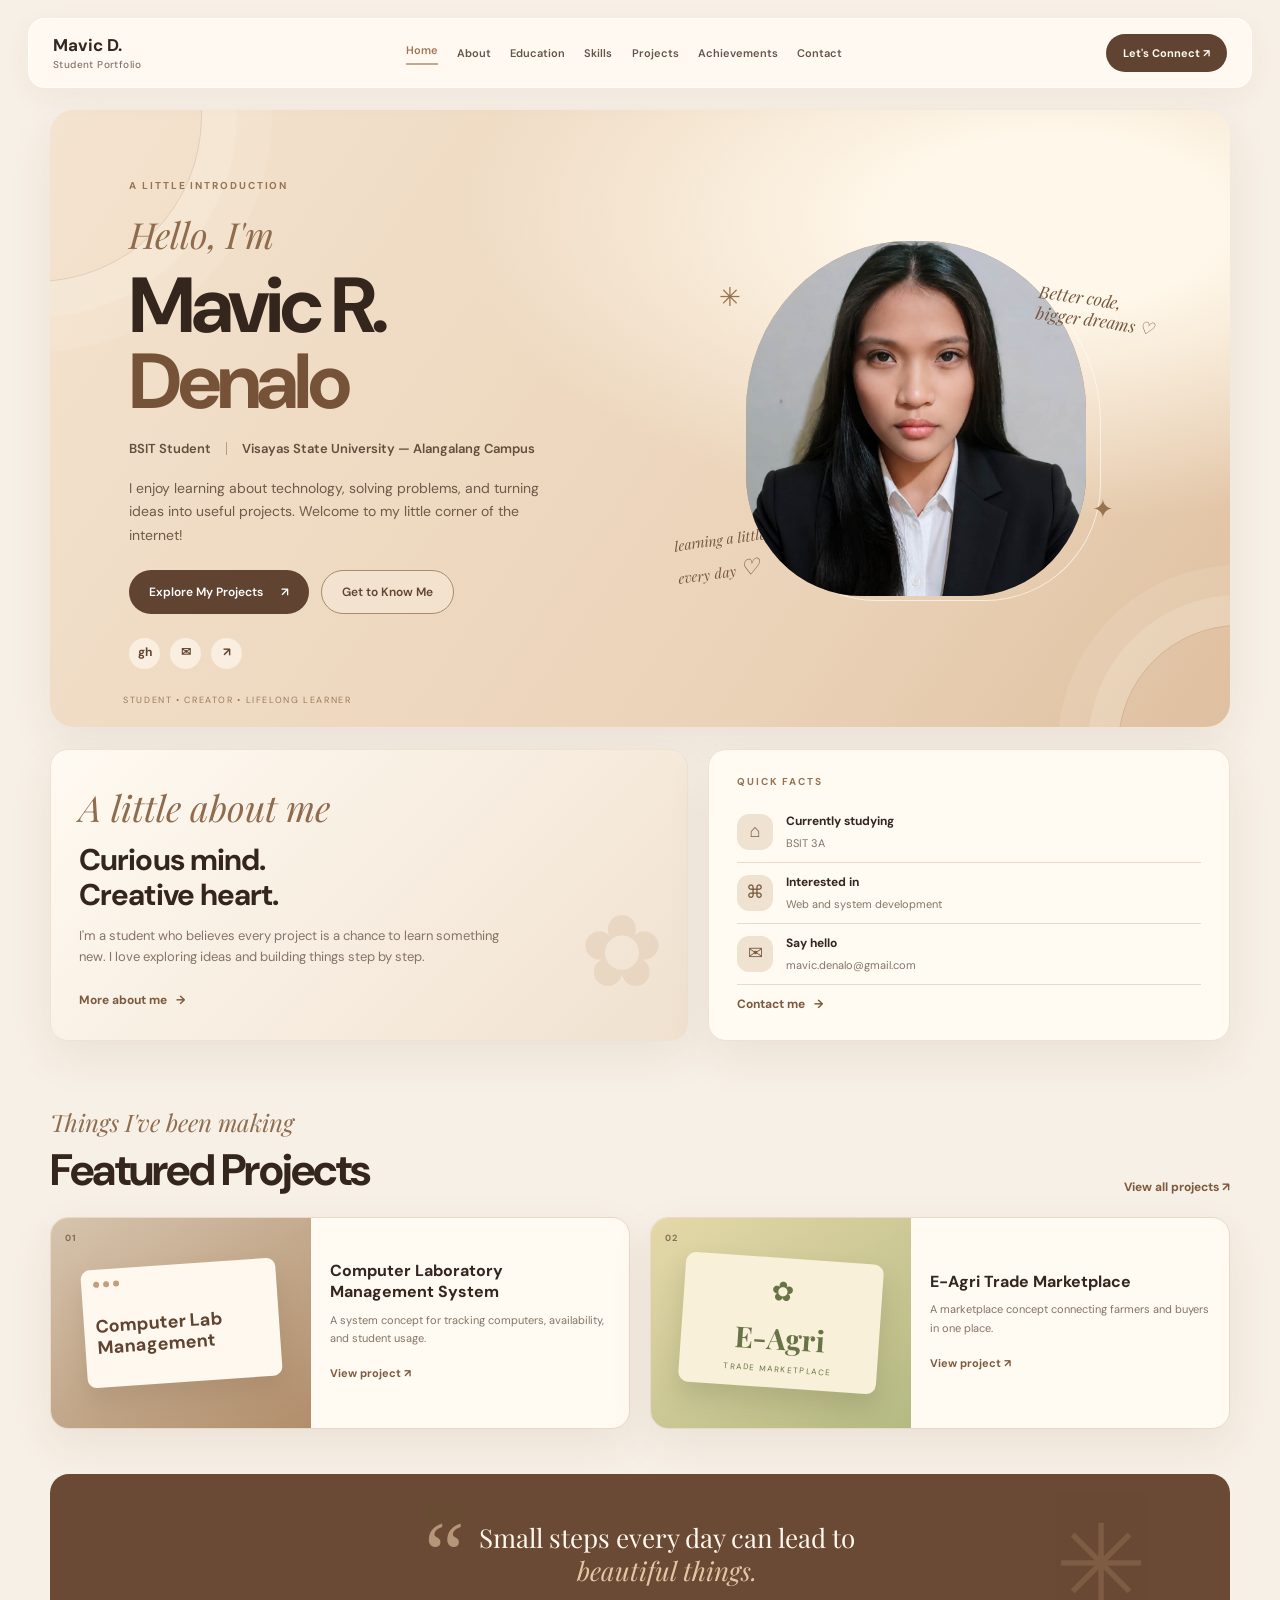
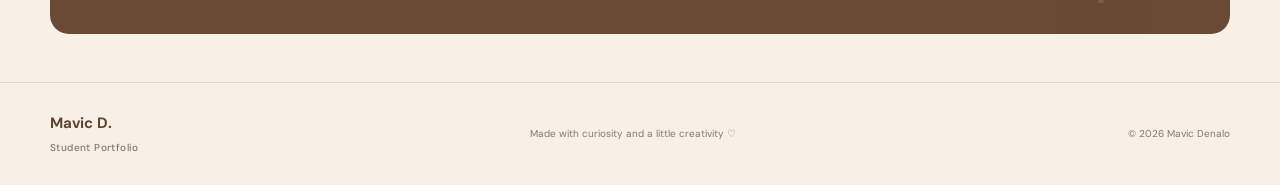
<file: index.html>
<!DOCTYPE html>
<html lang="en">
<head>
  <meta charset="UTF-8">
  <meta name="viewport" content="width=device-width, initial-scale=1.0">
  <title>Mavic D. | Student Portfolio</title>
  <link rel="preconnect" href="https://fonts.googleapis.com">
  <link href="https://fonts.googleapis.com/css2?family=DM+Sans:wght@400;500;600;700&family=Playfair+Display:ital,wght@0,500;0,600;1,500&display=swap" rel="stylesheet">
  <link rel="stylesheet" href="style.css">
</head>
<body>
  <header class="site-header">
    <a class="brand" href="index.html">Mavic D.<span>Student Portfolio</span></a>
    <button class="menu-toggle" id="menuToggle" aria-label="Toggle navigation">☰</button>
    <nav id="navigation">
      <a class="active" href="index.html">Home</a><a href="about.html">About</a><a href="education.html">Education</a>
      <a href="skills.html">Skills</a><a href="projects.html">Projects</a><a href="achievements.html">Achievements</a><a href="contact.html">Contact</a>
    </nav>
    <a class="cv-button" href="contact.html">Let's Connect ↗</a>
  </header>

  <main>
    <section class="hero section-shell">
      <div class="hero-copy">
        <p class="eyebrow">A LITTLE INTRODUCTION</p>
        <p class="script">Hello, I'm</p>
        <h1>Mavic R.<br><span>Denalo</span></h1>
        <p class="hero-subtitle">BSIT Student <i></i> Visayas State University — Alangalang Campus</p>
        <p class="hero-description">I enjoy learning about technology, solving problems, and turning ideas into useful projects. Welcome to my little corner of the internet!</p>
        <div class="button-row"><a class="button primary" href="projects.html">Explore My Projects <span>↗</span></a><a class="button outline" href="about.html">Get to Know Me</a></div>
        <div class="social-row"><a href="https://github.com/" aria-label="GitHub">gh</a><a href="contact.html" aria-label="Email">✉</a><a href="contact.html" aria-label="Contact">↗</a></div>
      </div>
      <div class="hero-art">
        <div class="portrait-frame">
          <img src="PROFILE.jpg" alt="Replace this illustration with your profile photo" class="portrait">
          <div class="portrait-note">Better code,<br>bigger dreams ♡</div>
          <span class="spark spark-one">✳</span><span class="spark spark-two">✦</span>
        </div>
        <div class="floating-note">learning a little<br>every day <span>♡</span></div>
      </div>
      <div class="hero-bottom-note">STUDENT • CREATOR • LIFELONG LEARNER</div>
    </section>

    <section class="intro-grid section-shell">
      <article class="paper-card about-preview">
        <p class="script">A little about me</p><h2>Curious mind.<br>Creative heart.</h2>
        <p>I'm a student who believes every project is a chance to learn something new. I love exploring ideas and building things step by step.</p>
        <a class="text-link" href="about.html">More about me <span>→</span></a>
        <span class="leaf-decoration">✿</span>
      </article>
      <article class="paper-card quick-facts">
        <p class="eyebrow">QUICK FACTS</p>
        <div class="fact"><span class="fact-icon">⌂</span><div><b>Currently studying</b><small>BSIT 3A</small></div></div>
        <div class="fact"><span class="fact-icon">⌘</span><div><b>Interested in</b><small>Web and system development</small></div></div>
        <div class="fact"><span class="fact-icon">✉</span><div><b>Say hello</b><small>mavic.denalo@gmail.com</small></div></div>
        <a class="text-link" href="contact.html">Contact me <span>→</span></a>
      </article>
    </section>

    <section class="section-shell projects-preview">
      <div class="section-heading"><div><p class="script">Things I've been making</p><h2>Featured Projects</h2></div><a class="text-link" href="projects.html">View all projects ↗</a></div>
      <div class="project-grid">
        <article class="project-card"><div class="project-visual visual-one"><span>01</span><div class="mini-window"><i></i><i></i><i></i><b>Computer Lab<br>Management</b></div></div><div class="project-info"><h3>Computer Laboratory Management System</h3><p>A system concept for tracking computers, availability, and student usage.</p><a href="projects.html">View project ↗</a></div></article>
        <article class="project-card"><div class="project-visual visual-two"><span>02</span><div class="farm-art">✿<b>E-Agri</b><small>TRADE MARKETPLACE</small></div></div><div class="project-info"><h3>E-Agri Trade Marketplace</h3><p>A marketplace concept connecting farmers and buyers in one place.</p><a href="projects.html">View project ↗</a></div></article>
      </div>
    </section>

    <section class="quote-band section-shell"><span class="quote-mark">“</span><p>Small steps every day can lead to<br><em>beautiful things.</em></p><span class="quote-flower">✳</span></section>
  </main>
  <footer class="site-footer"><div><b>Mavic D.</b><span>Student Portfolio</span></div><p>Made with curiosity and a little creativity ♡</p><span>© <span id="year"></span> Mavic Denalo</span></footer>
  <script src="script.js"></script>
</body>
</html>
</file>
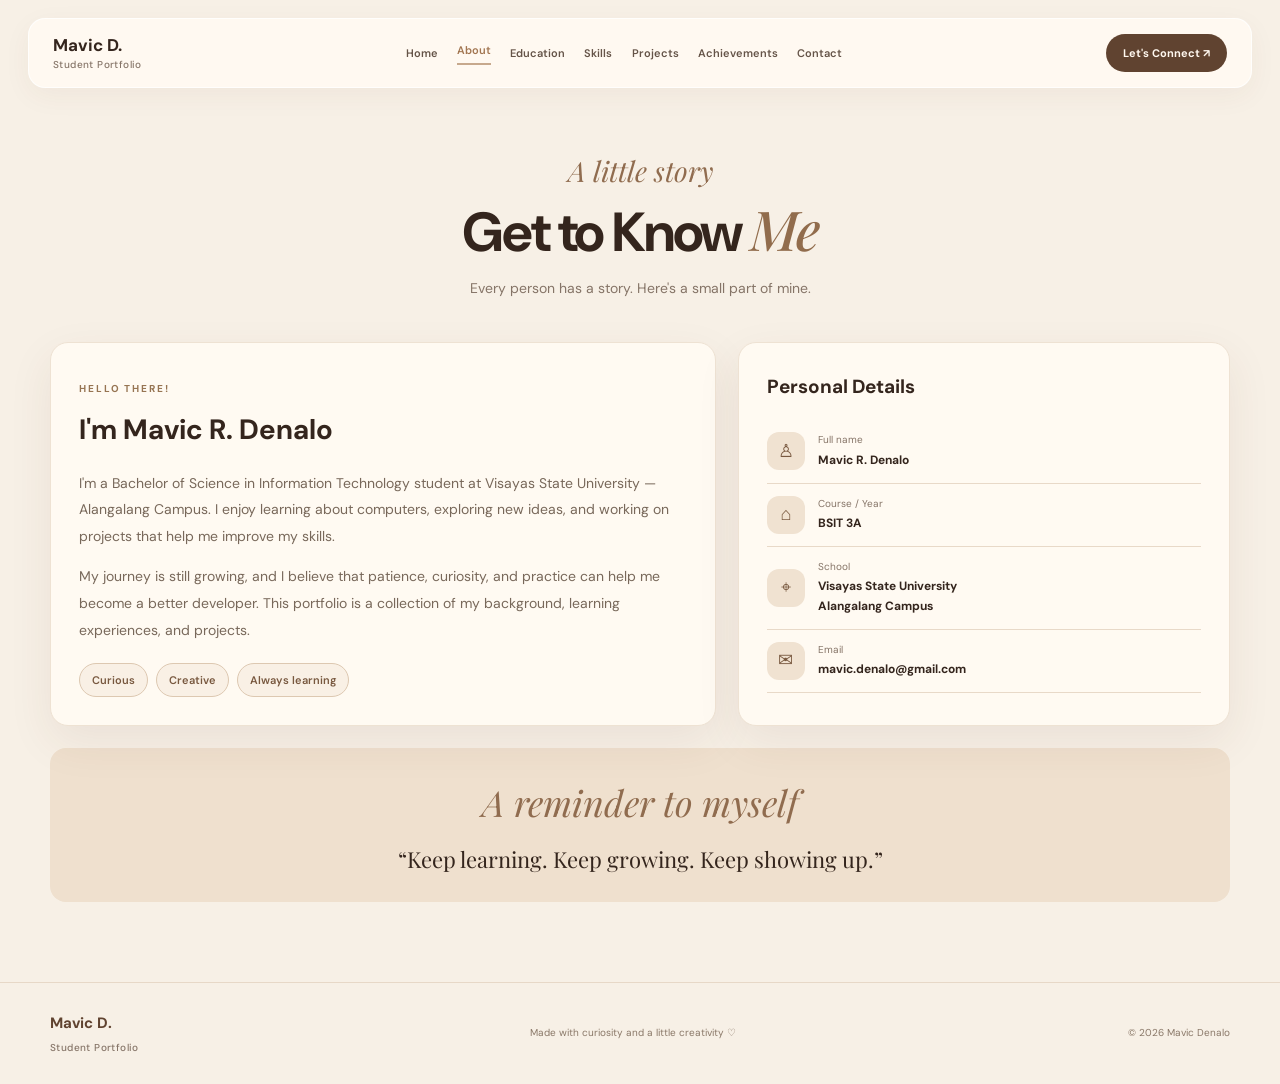
<file: about.html>
<!DOCTYPE html><html lang="en"><head><meta charset="UTF-8"><meta name="viewport" content="width=device-width, initial-scale=1.0"><title>About | Mavic D.</title><link href="https://fonts.googleapis.com/css2?family=DM+Sans:wght@400;500;600;700&family=Playfair+Display:ital,wght@0,500;0,600;1,500&display=swap" rel="stylesheet"><link rel="stylesheet" href="style.css"></head><body>
<header class="site-header"><a class="brand" href="index.html">Mavic D.<span>Student Portfolio</span></a><button class="menu-toggle" id="menuToggle">☰</button><nav id="navigation"><a href="index.html">Home</a><a class="active" href="about.html">About</a><a href="education.html">Education</a><a href="skills.html">Skills</a><a href="projects.html">Projects</a><a href="achievements.html">Achievements</a><a href="contact.html">Contact</a></nav><a class="cv-button" href="contact.html">Let's Connect ↗</a></header>
<main class="inner-page section-shell"><div class="page-intro"><p class="script">A little story</p><h1>Get to Know <em>Me</em></h1><p>Every person has a story. Here's a small part of mine.</p></div><div class="about-layout"><article class="paper-card large-card"><p class="eyebrow">HELLO THERE!</p><h2>I'm Mavic R. Denalo</h2><p>I'm a Bachelor of Science in Information Technology student at Visayas State University — Alangalang Campus. I enjoy learning about computers, exploring new ideas, and working on projects that help me improve my skills.</p><p>My journey is still growing, and I believe that patience, curiosity, and practice can help me become a better developer. This portfolio is a collection of my background, learning experiences, and projects.</p><div class="tag-row"><span>Curious</span><span>Creative</span><span>Always learning</span></div></article><aside class="paper-card details-card"><h3>Personal Details</h3><div class="detail-line"><span>♙</span><p><small>Full name</small><b>Mavic R. Denalo</b></p></div><div class="detail-line"><span>⌂</span><p><small>Course / Year</small><b>BSIT 3A</b></p></div><div class="detail-line"><span>⌖</span><p><small>School</small><b>Visayas State University<br>Alangalang Campus</b></p></div><div class="detail-line"><span>✉</span><p><small>Email</small><b>mavic.denalo@gmail.com</b></p></div></aside></div><div class="note-card"><span class="script">A reminder to myself</span><p>“Keep learning. Keep growing. Keep showing up.”</p></div></main>
<footer class="site-footer"><div><b>Mavic D.</b><span>Student Portfolio</span></div><p>Made with curiosity and a little creativity ♡</p><span>© <span id="year"></span> Mavic Denalo</span></footer><script src="script.js"></script></body></html>
</file>
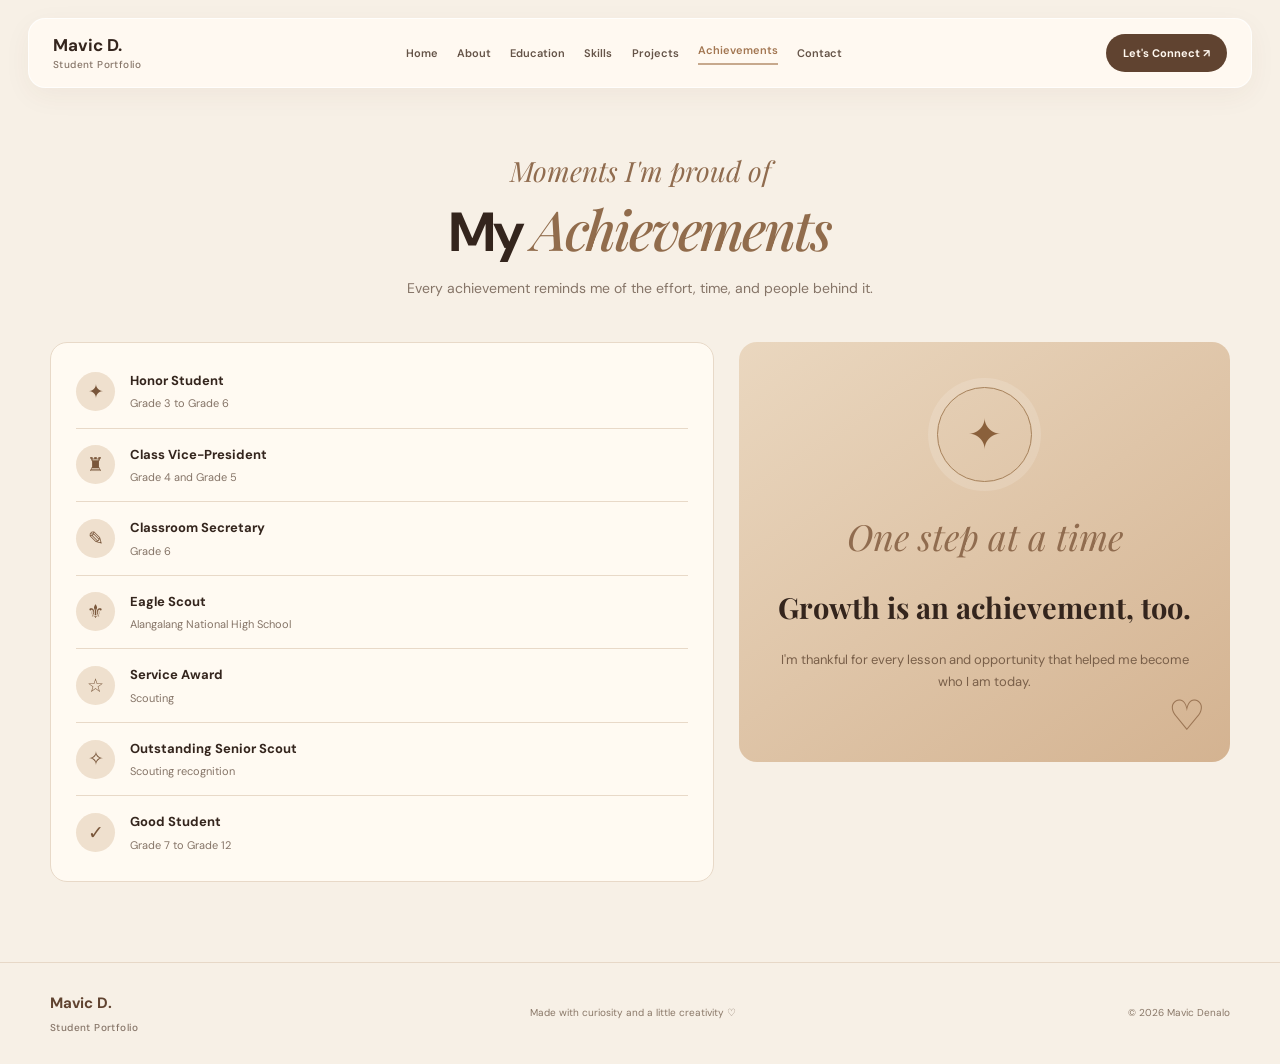
<file: achievements.html>
<!DOCTYPE html><html lang="en"><head><meta charset="UTF-8"><meta name="viewport" content="width=device-width, initial-scale=1.0"><title>Achievements | Mavic D.</title><link href="https://fonts.googleapis.com/css2?family=DM+Sans:wght@400;500;600;700&family=Playfair+Display:ital,wght@0,500;0,600;1,500&display=swap" rel="stylesheet"><link rel="stylesheet" href="style.css"></head><body><header class="site-header"><a class="brand" href="index.html">Mavic D.<span>Student Portfolio</span></a><button class="menu-toggle" id="menuToggle">☰</button><nav id="navigation"><a href="index.html">Home</a><a href="about.html">About</a><a href="education.html">Education</a><a href="skills.html">Skills</a><a href="projects.html">Projects</a><a class="active" href="achievements.html">Achievements</a><a href="contact.html">Contact</a></nav><a class="cv-button" href="contact.html">Let's Connect ↗</a></header><main class="inner-page section-shell"><div class="page-intro"><p class="script">Moments I'm proud of</p><h1>My <em>Achievements</em></h1><p>Every achievement reminds me of the effort, time, and people behind it.</p></div><div class="achievement-layout"><div class="achievement-list"><article><span>✦</span><div><h3>Honor Student</h3><p>Grade 3 to Grade 6</p></div></article><article><span>♜</span><div><h3>Class Vice-President</h3><p>Grade 4 and Grade 5</p></div></article><article><span>✎</span><div><h3>Classroom Secretary</h3><p>Grade 6</p></div></article><article><span>⚜</span><div><h3>Eagle Scout</h3><p>Alangalang National High School</p></div></article><article><span>☆</span><div><h3>Service Award</h3><p>Scouting</p></div></article><article><span>✧</span><div><h3>Outstanding Senior Scout</h3><p>Scouting recognition</p></div></article><article><span>✓</span><div><h3>Good Student</h3><p>Grade 7 to Grade 12</p></div></article></div><aside class="award-note"><div class="medal">✦</div><p class="script">One step at a time</p><h2>Growth is an achievement, too.</h2><p>I'm thankful for every lesson and opportunity that helped me become who I am today.</p><span class="award-doodle">♡</span></aside></div></main><footer class="site-footer"><div><b>Mavic D.</b><span>Student Portfolio</span></div><p>Made with curiosity and a little creativity ♡</p><span>© <span id="year"></span> Mavic Denalo</span></footer><script src="script.js"></script></body></html>
</file>
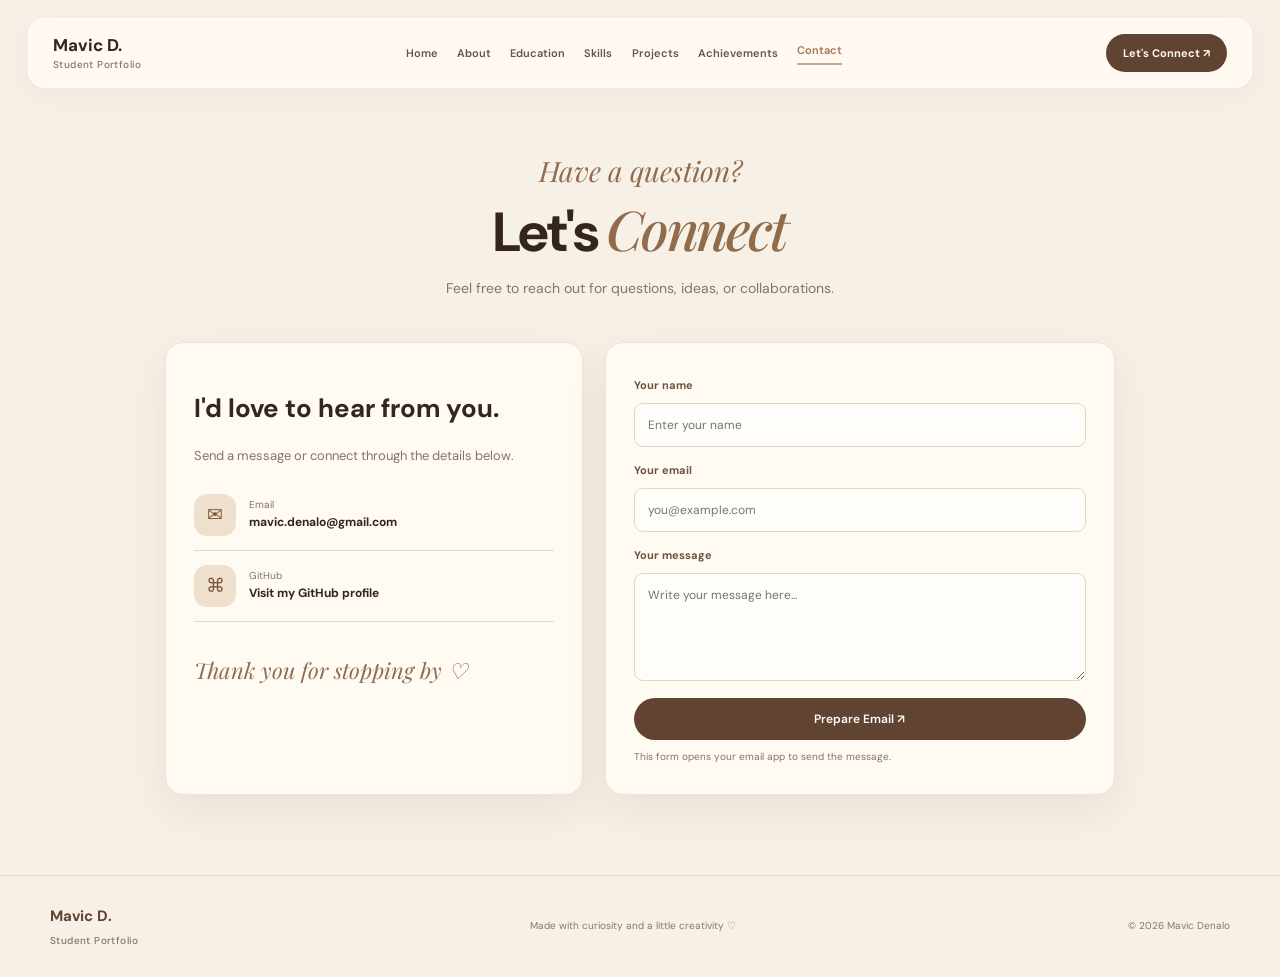
<file: contact.html>
<!DOCTYPE html><html lang="en"><head><meta charset="UTF-8"><meta name="viewport" content="width=device-width, initial-scale=1.0"><title>Contact | Mavic D.</title><link href="https://fonts.googleapis.com/css2?family=DM+Sans:wght@400;500;600;700&family=Playfair+Display:ital,wght@0,500;0,600;1,500&display=swap" rel="stylesheet"><link rel="stylesheet" href="style.css"></head><body><header class="site-header"><a class="brand" href="index.html">Mavic D.<span>Student Portfolio</span></a><button class="menu-toggle" id="menuToggle">☰</button><nav id="navigation"><a href="index.html">Home</a><a href="about.html">About</a><a href="education.html">Education</a><a href="skills.html">Skills</a><a href="projects.html">Projects</a><a href="achievements.html">Achievements</a><a class="active" href="contact.html">Contact</a></nav><a class="cv-button" href="contact.html">Let's Connect ↗</a></header><main class="inner-page section-shell"><div class="page-intro"><p class="script">Have a question?</p><h1>Let's <em>Connect</em></h1><p>Feel free to reach out for questions, ideas, or collaborations.</p></div><div class="contact-layout"><section class="contact-info paper-card"><h2>I'd love to hear from you.</h2><p>Send a message or connect through the details below.</p><a class="contact-line" href="mailto:mavic.denalo@gmail.com"><span>✉</span><div><small>Email</small><b>mavic.denalo@gmail.com</b></div></a><a class="contact-line" href="https://github.com/" target="_blank" rel="noreferrer"><span>⌘</span><div><small>GitHub</small><b>Visit my GitHub profile</b></div></a><p class="script closing-note">Thank you for stopping by ♡</p></section><form class="contact-form paper-card" id="contactForm"><label for="name">Your name</label><input id="name" name="name" placeholder="Enter your name" required><label for="email">Your email</label><input id="email" name="email" type="email" placeholder="you@example.com" required><label for="message">Your message</label><textarea id="message" name="message" rows="5" placeholder="Write your message here..." required></textarea><button class="button primary" type="submit">Prepare Email ↗</button><p class="form-note" id="formNote">This form opens your email app to send the message.</p></form></div></main><footer class="site-footer"><div><b>Mavic D.</b><span>Student Portfolio</span></div><p>Made with curiosity and a little creativity ♡</p><span>© <span id="year"></span> Mavic Denalo</span></footer><script src="script.js"></script></body></html>
</file>
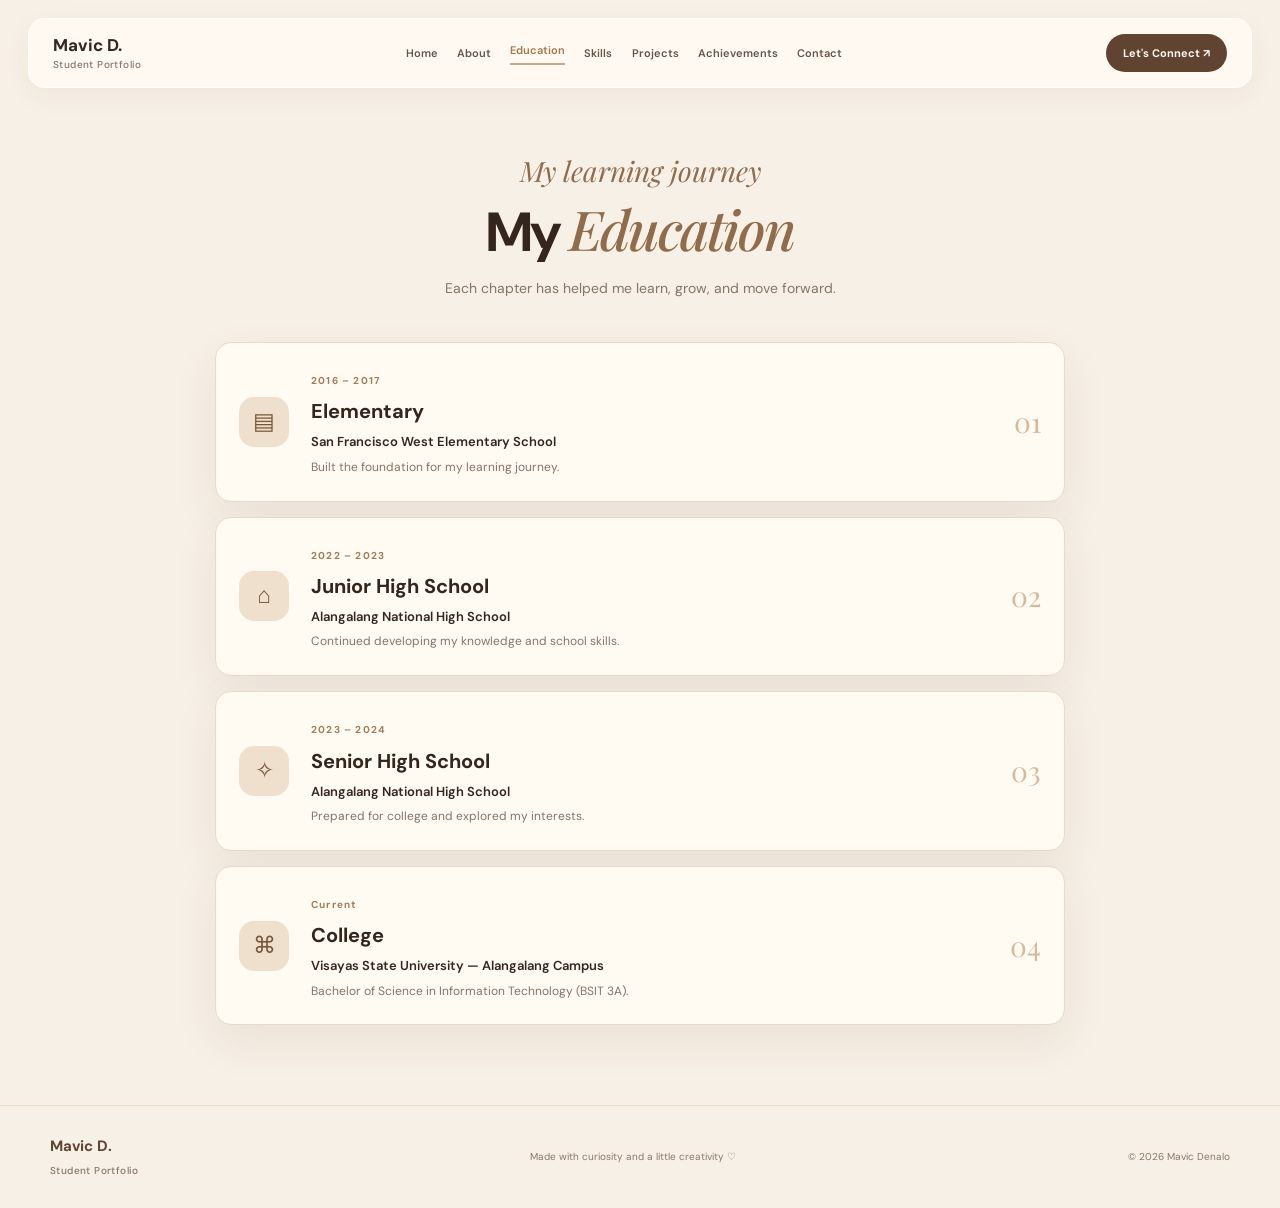
<file: education.html>
<!DOCTYPE html><html lang="en"><head><meta charset="UTF-8"><meta name="viewport" content="width=device-width, initial-scale=1.0"><title>Education | Mavic D.</title><link href="https://fonts.googleapis.com/css2?family=DM+Sans:wght@400;500;600;700&family=Playfair+Display:ital,wght@0,500;0,600;1,500&display=swap" rel="stylesheet"><link rel="stylesheet" href="style.css"></head><body><header class="site-header"><a class="brand" href="index.html">Mavic D.<span>Student Portfolio</span></a><button class="menu-toggle" id="menuToggle">☰</button><nav id="navigation"><a href="index.html">Home</a><a href="about.html">About</a><a class="active" href="education.html">Education</a><a href="skills.html">Skills</a><a href="projects.html">Projects</a><a href="achievements.html">Achievements</a><a href="contact.html">Contact</a></nav><a class="cv-button" href="contact.html">Let's Connect ↗</a></header><main class="inner-page section-shell"><div class="page-intro"><p class="script">My learning journey</p><h1>My <em>Education</em></h1><p>Each chapter has helped me learn, grow, and move forward.</p></div><div class="timeline"><article class="timeline-card"><span class="timeline-icon">▤</span><div><span class="year-label">2016 – 2017</span><h2>Elementary</h2><h3>San Francisco West Elementary School</h3><p>Built the foundation for my learning journey.</p></div><span class="timeline-number">01</span></article><article class="timeline-card"><span class="timeline-icon">⌂</span><div><span class="year-label">2022 – 2023</span><h2>Junior High School</h2><h3>Alangalang National High School</h3><p>Continued developing my knowledge and school skills.</p></div><span class="timeline-number">02</span></article><article class="timeline-card"><span class="timeline-icon">✧</span><div><span class="year-label">2023 – 2024</span><h2>Senior High School</h2><h3>Alangalang National High School</h3><p>Prepared for college and explored my interests.</p></div><span class="timeline-number">03</span></article><article class="timeline-card"><span class="timeline-icon">⌘</span><div><span class="year-label">Current</span><h2>College</h2><h3>Visayas State University — Alangalang Campus</h3><p>Bachelor of Science in Information Technology (BSIT 3A).</p></div><span class="timeline-number">04</span></article></div></main><footer class="site-footer"><div><b>Mavic D.</b><span>Student Portfolio</span></div><p>Made with curiosity and a little creativity ♡</p><span>© <span id="year"></span> Mavic Denalo</span></footer><script src="script.js"></script></body></html>
</file>
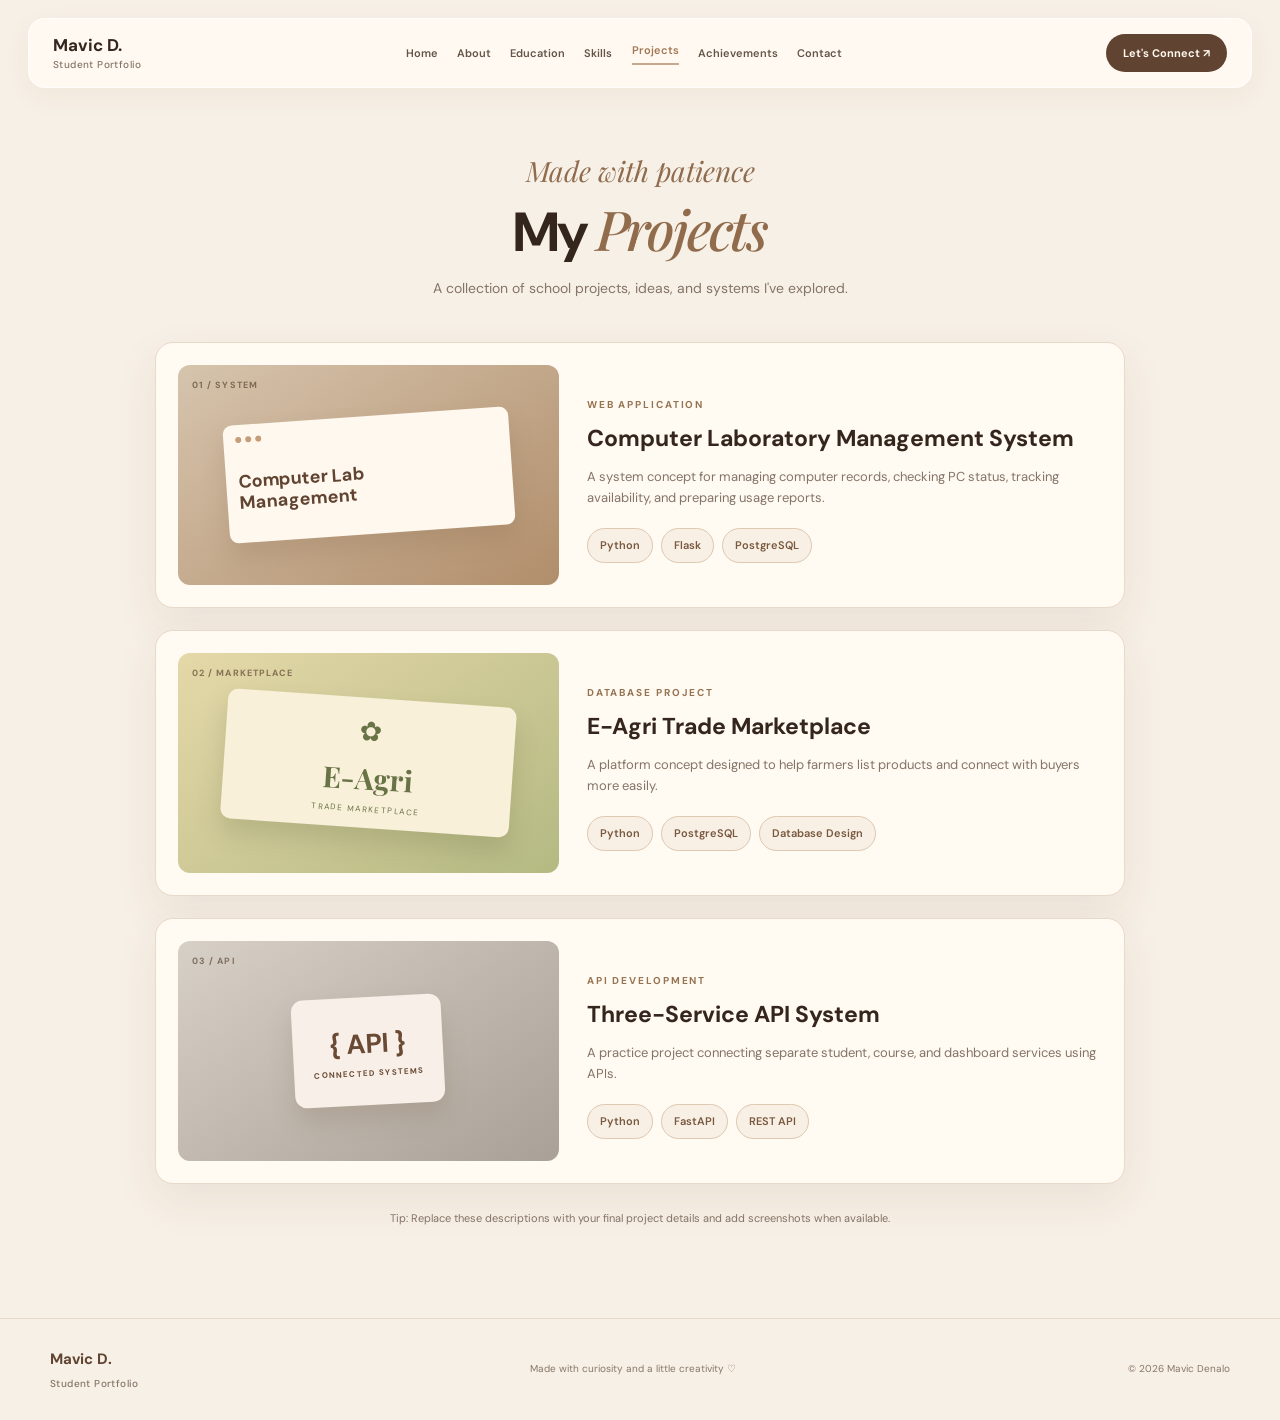
<file: projects.html>
<!DOCTYPE html><html lang="en"><head><meta charset="UTF-8"><meta name="viewport" content="width=device-width, initial-scale=1.0"><title>Projects | Mavic D.</title><link href="https://fonts.googleapis.com/css2?family=DM+Sans:wght@400;500;600;700&family=Playfair+Display:ital,wght@0,500;0,600;1,500&display=swap" rel="stylesheet"><link rel="stylesheet" href="style.css"></head><body><header class="site-header"><a class="brand" href="index.html">Mavic D.<span>Student Portfolio</span></a><button class="menu-toggle" id="menuToggle">☰</button><nav id="navigation"><a href="index.html">Home</a><a href="about.html">About</a><a href="education.html">Education</a><a href="skills.html">Skills</a><a class="active" href="projects.html">Projects</a><a href="achievements.html">Achievements</a><a href="contact.html">Contact</a></nav><a class="cv-button" href="contact.html">Let's Connect ↗</a></header><main class="inner-page section-shell"><div class="page-intro"><p class="script">Made with patience</p><h1>My <em>Projects</em></h1><p>A collection of school projects, ideas, and systems I've explored.</p></div><div class="all-projects"><article class="project-detail"><div class="project-visual visual-one large-visual"><span>01 / SYSTEM</span><div class="mini-window"><i></i><i></i><i></i><b>Computer Lab<br>Management</b></div></div><div><p class="eyebrow">WEB APPLICATION</p><h2>Computer Laboratory Management System</h2><p>A system concept for managing computer records, checking PC status, tracking availability, and preparing usage reports.</p><div class="tag-row"><span>Python</span><span>Flask</span><span>PostgreSQL</span></div></div></article><article class="project-detail"><div class="project-visual visual-two large-visual"><span>02 / MARKETPLACE</span><div class="farm-art">✿<b>E-Agri</b><small>TRADE MARKETPLACE</small></div></div><div><p class="eyebrow">DATABASE PROJECT</p><h2>E-Agri Trade Marketplace</h2><p>A platform concept designed to help farmers list products and connect with buyers more easily.</p><div class="tag-row"><span>Python</span><span>PostgreSQL</span><span>Database Design</span></div></div></article><article class="project-detail"><div class="project-visual visual-three large-visual"><span>03 / API</span><div class="api-art">{ API }<small>CONNECTED SYSTEMS</small></div></div><div><p class="eyebrow">API DEVELOPMENT</p><h2>Three-Service API System</h2><p>A practice project connecting separate student, course, and dashboard services using APIs.</p><div class="tag-row"><span>Python</span><span>FastAPI</span><span>REST API</span></div></div></article></div><p class="small-note">Tip: Replace these descriptions with your final project details and add screenshots when available.</p></main><footer class="site-footer"><div><b>Mavic D.</b><span>Student Portfolio</span></div><p>Made with curiosity and a little creativity ♡</p><span>© <span id="year"></span> Mavic Denalo</span></footer><script src="script.js"></script></body></html>
</file>
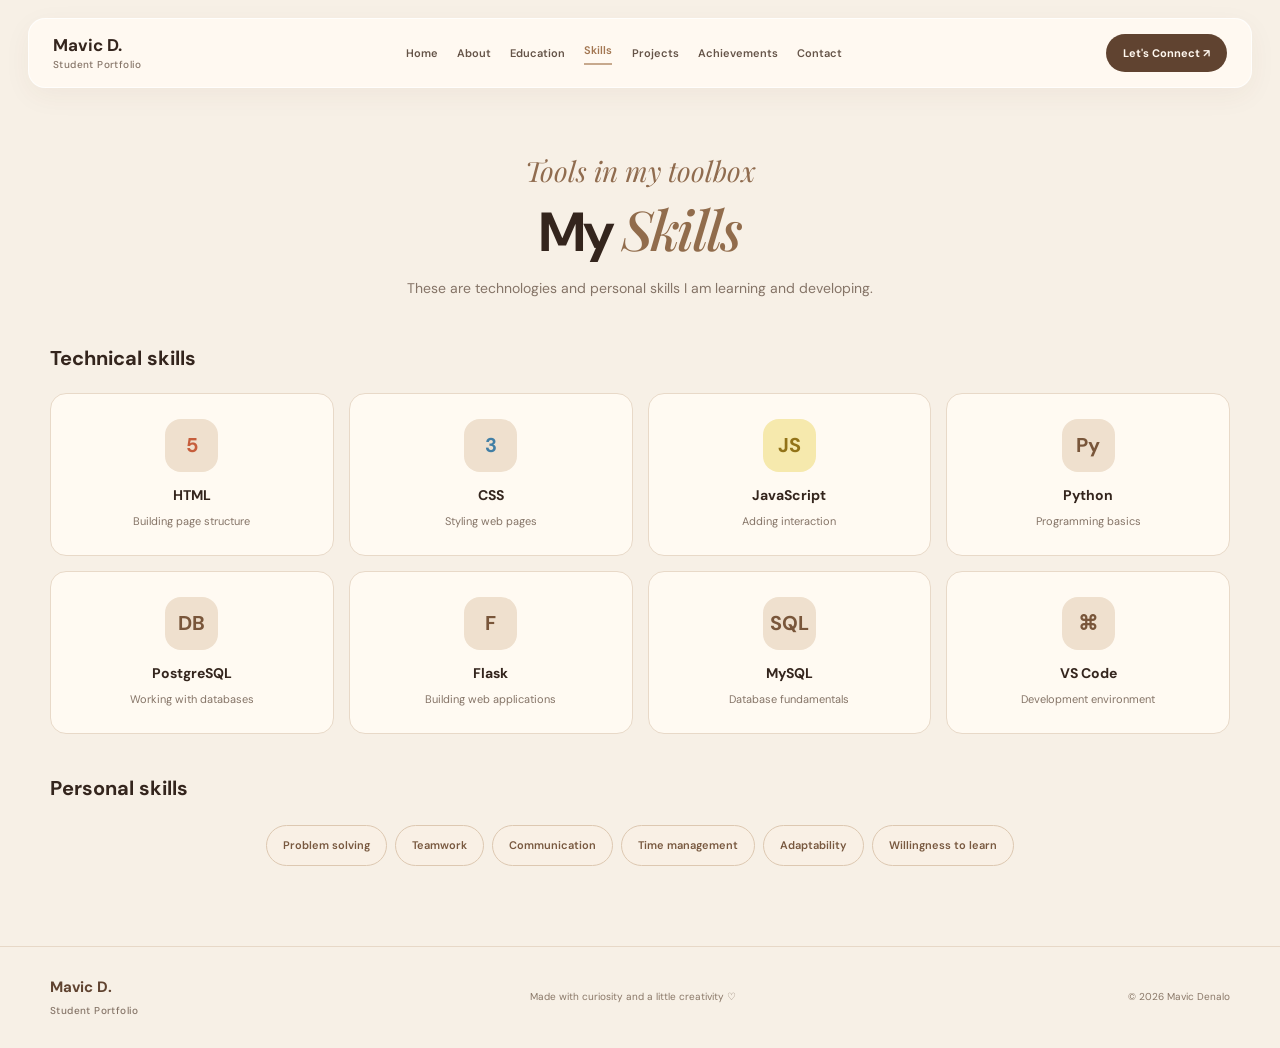
<file: skills.html>
<!DOCTYPE html><html lang="en"><head><meta charset="UTF-8"><meta name="viewport" content="width=device-width, initial-scale=1.0"><title>Skills | Mavic D.</title><link href="https://fonts.googleapis.com/css2?family=DM+Sans:wght@400;500;600;700&family=Playfair+Display:ital,wght@0,500;0,600;1,500&display=swap" rel="stylesheet"><link rel="stylesheet" href="style.css"></head><body><header class="site-header"><a class="brand" href="index.html">Mavic D.<span>Student Portfolio</span></a><button class="menu-toggle" id="menuToggle">☰</button><nav id="navigation"><a href="index.html">Home</a><a href="about.html">About</a><a href="education.html">Education</a><a class="active" href="skills.html">Skills</a><a href="projects.html">Projects</a><a href="achievements.html">Achievements</a><a href="contact.html">Contact</a></nav><a class="cv-button" href="contact.html">Let's Connect ↗</a></header><main class="inner-page section-shell"><div class="page-intro"><p class="script">Tools in my toolbox</p><h1>My <em>Skills</em></h1><p>These are technologies and personal skills I am learning and developing.</p></div><h2 class="subheading">Technical skills</h2><div class="skills-grid"><article class="skill-card"><span class="skill-symbol html">5</span><h3>HTML</h3><p>Building page structure</p></article><article class="skill-card"><span class="skill-symbol css">3</span><h3>CSS</h3><p>Styling web pages</p></article><article class="skill-card"><span class="skill-symbol js">JS</span><h3>JavaScript</h3><p>Adding interaction</p></article><article class="skill-card"><span class="skill-symbol py">Py</span><h3>Python</h3><p>Programming basics</p></article><article class="skill-card"><span class="skill-symbol db">DB</span><h3>PostgreSQL</h3><p>Working with databases</p></article><article class="skill-card"><span class="skill-symbol flask">F</span><h3>Flask</h3><p>Building web applications</p></article><article class="skill-card"><span class="skill-symbol sql">SQL</span><h3>MySQL</h3><p>Database fundamentals</p></article><article class="skill-card"><span class="skill-symbol code">⌘</span><h3>VS Code</h3><p>Development environment</p></article></div><h2 class="subheading spaced">Personal skills</h2><div class="tag-row big-tags"><span>Problem solving</span><span>Teamwork</span><span>Communication</span><span>Time management</span><span>Adaptability</span><span>Willingness to learn</span></div></main><footer class="site-footer"><div><b>Mavic D.</b><span>Student Portfolio</span></div><p>Made with curiosity and a little creativity ♡</p><span>© <span id="year"></span> Mavic Denalo</span></footer><script src="script.js"></script></body></html>
</file>
<file: style.css>
:root{--cream:#f7f0e6;--paper:#fffaf2;--sand:#ead9c4;--tan:#c7a98d;--brown:#604330;--dark:#34251d;--muted:#857467;--line:#e8d9c8;--white:#fffdf9;--shadow:0 16px 45px rgba(84,57,36,.08)}*{box-sizing:border-box}html{scroll-behavior:smooth}body{margin:0;background:var(--cream);color:var(--dark);font-family:"DM Sans",sans-serif;line-height:1.65}a{color:inherit;text-decoration:none}.site-header{max-width:1440px;width:calc(100% - 56px);margin:18px auto 0;padding:15px 24px;background:rgba(255,250,242,.92);border:1px solid rgba(255,255,255,.8);border-radius:17px;display:flex;align-items:center;justify-content:space-between;gap:20px;position:relative;z-index:5;box-shadow:0 8px 28px rgba(91,64,44,.05)}.brand{font-weight:700;font-size:17px;line-height:1.15;white-space:nowrap}.brand span,.site-footer div span{display:block;font-size:10px;color:var(--muted);font-weight:500;letter-spacing:.04em;margin-top:4px}.site-header nav{display:flex;align-items:center;justify-content:center;gap:clamp(10px,1.5vw,24px)}.site-header nav a{font-size:11px;font-weight:600;color:#655448;transition:color .2s}.site-header nav a:hover,.site-header nav a.active{color:#a27651}.site-header nav a.active:after{content:"";height:2px;background:var(--tan);display:block;margin-top:4px}.cv-button{background:var(--brown);color:#fff8ef;border-radius:30px;padding:10px 17px;font-size:11px;font-weight:700;white-space:nowrap;transition:transform .2s,background .2s}.cv-button:hover,.button:hover{transform:translateY(-2px);background:#79583f}.menu-toggle{display:none;background:transparent;border:0;font-size:23px;color:var(--brown)}.section-shell{width:min(1180px,calc(100% - 56px));margin-left:auto;margin-right:auto}.hero{min-height:490px;margin-top:22px;padding:58px 6.2%;display:grid;grid-template-columns:1.08fr .92fr;align-items:center;position:relative;overflow:hidden;border-radius:24px;background:radial-gradient(ellipse at 85% 18%,#fff7e9 0 12%,transparent 42%),linear-gradient(125deg,#f4e3cf,#ead2b7 70%,#dfc0a0);box-shadow:var(--shadow)}.hero:before,.hero:after{content:"";position:absolute;border-radius:50%;border:1px solid rgba(135,96,65,.15);pointer-events:none}.hero:before{width:330px;height:330px;left:-180px;top:-160px;box-shadow:0 0 0 35px rgba(255,250,242,.12),0 0 0 70px rgba(255,250,242,.1)}.hero:after{width:240px;height:240px;right:-130px;bottom:-140px;box-shadow:0 0 0 30px rgba(255,250,242,.15),0 0 0 60px rgba(255,250,242,.1)}.hero-copy{position:relative;z-index:2;max-width:550px;animation:rise .8s ease both}.eyebrow{font-size:10px;font-weight:700;letter-spacing:.19em;color:#967452}.script{font-family:"Playfair Display",serif;font-style:italic;color:#906c4f;font-size:clamp(23px,3vw,36px);margin:0 0 2px}.hero h1{font-size:clamp(46px,6.4vw,78px);line-height:.98;letter-spacing:-.055em;margin:4px 0 17px;font-weight:700}.hero h1 span{color:#765338}.hero-subtitle{font-size:13px;color:#634e3d;font-weight:600}.hero-subtitle i{display:inline-block;height:13px;width:1px;background:#b79b7d;margin:0 12px -2px}.hero-description{font-size:14px;color:#6e5a49;max-width:420px;margin:18px 0 23px}.button-row{display:flex;gap:12px;flex-wrap:wrap}.button{display:inline-flex;justify-content:center;align-items:center;gap:18px;border:0;cursor:pointer;border-radius:30px;padding:13px 20px;font:600 12px "DM Sans",sans-serif;transition:transform .2s,background .2s}.button.primary{background:var(--brown);color:white}.button.outline{border:1px solid #a98a6d;color:var(--brown);background:rgba(255,250,242,.28)}.button.outline:hover{background:var(--paper)}.social-row{display:flex;gap:10px;margin-top:24px}.social-row a{display:grid;place-items:center;width:31px;height:31px;border-radius:50%;background:rgba(255,250,242,.6);font-size:12px;font-weight:700;color:var(--brown);transition:.2s}.social-row a:hover{background:var(--brown);color:white;transform:translateY(-3px)}.hero-art{position:relative;z-index:1;min-height:340px;display:grid;place-items:center;animation:rise .9s .1s ease both}.portrait-frame{width:min(340px,85%);height:355px;position:relative;border-radius:48% 48% 34% 34%;background:linear-gradient(145deg,#c39b77,#9c7354);overflow:visible;display:grid;place-items:center}.portrait-frame:before{content:"";position:absolute;inset:15px -15px -5px 15px;border:1px solid rgba(255,250,242,.7);border-radius:48% 48% 34% 34%}.portrait{width:100%;height:100%;object-fit:cover;border-radius:inherit;position:relative;z-index:1}.portrait-note{position:absolute;z-index:2;right:-70px;top:48px;transform:rotate(8deg);font-family:"Playfair Display",serif;font-style:italic;color:#78583e;font-size:17px;line-height:1.25}.spark{position:absolute;color:#98734f;font-size:26px}.spark-one{top:35px;left:-27px}.spark-two{right:-28px;bottom:65px}.floating-note{position:absolute;bottom:8px;left:-5px;font-family:"Playfair Display",serif;font-style:italic;color:#76583f;font-size:14px;transform:rotate(-8deg)}.floating-note span{font-size:22px}.hero-bottom-note{position:absolute;bottom:19px;left:6.2%;font-size:9px;letter-spacing:.18em;color:#9a7b5b}.intro-grid{display:grid;grid-template-columns:1.1fr .9fr;gap:20px;margin-top:22px}.paper-card{background:var(--paper);border:1px solid #eee2d3;border-radius:18px;padding:28px;box-shadow:var(--shadow)}.about-preview{position:relative;overflow:hidden;background:linear-gradient(135deg,#fffaf2,#f0e1cf)}.about-preview h2{font-size:30px;line-height:1.15;margin:6px 0 13px;letter-spacing:-.03em}.about-preview>p:not(.script){font-size:13px;color:var(--muted);max-width:430px}.leaf-decoration{position:absolute;right:23px;bottom:5px;font-size:100px;color:#ddc7ad;opacity:.45}.text-link{font-size:12px;font-weight:700;color:#7c593d;display:inline-flex;gap:9px;align-items:center;margin-top:10px}.text-link span{transition:transform .2s}.text-link:hover span{transform:translateX(4px)}.quick-facts{padding:24px 28px}.quick-facts .eyebrow{margin:0 0 12px}.fact{display:flex;align-items:center;gap:13px;padding:10px 0;border-bottom:1px solid var(--line)}.fact-icon{display:grid;place-items:center;flex:0 0 36px;height:36px;border-radius:12px;background:#f0e2d1;color:#78583f;font-size:18px}.fact b,.fact small{display:block}.fact b{font-size:12px}.fact small{font-size:11px;color:var(--muted);margin-top:2px}.projects-preview{padding:62px 0 45px}.section-heading{display:flex;align-items:end;justify-content:space-between;gap:20px;margin-bottom:20px}.section-heading h2,.page-intro h1{font-size:clamp(32px,4vw,44px);line-height:1.1;letter-spacing:-.04em;margin:3px 0}.section-heading .script{font-size:24px}.project-grid{display:grid;grid-template-columns:1fr 1fr;gap:20px}.project-card{background:var(--paper);border:1px solid var(--line);border-radius:18px;overflow:hidden;display:grid;grid-template-columns:.9fr 1.1fr;box-shadow:var(--shadow);transition:transform .25s,box-shadow .25s}.project-card:hover{transform:translateY(-5px);box-shadow:0 22px 45px rgba(84,57,36,.12)}.project-visual{min-height:210px;position:relative;display:grid;place-items:center;overflow:hidden}.project-visual>span{position:absolute;left:14px;top:13px;font-size:9px;letter-spacing:.12em;font-weight:700;color:rgba(73,49,32,.6)}.visual-one{background:linear-gradient(145deg,#d6c4ad,#b18e6b)}.visual-two{background:linear-gradient(145deg,#e5d8a9,#b4b982)}.visual-three{background:linear-gradient(145deg,#d7d0c7,#a9a097)}.mini-window{width:75%;height:118px;background:#fff8ef;border-radius:9px;box-shadow:0 14px 25px #7d614333;padding:12px;transform:rotate(-4deg);display:flex;align-items:flex-start;gap:4px;flex-wrap:wrap}.mini-window i{width:6px;height:6px;border-radius:50%;background:#c59e79}.mini-window b{width:100%;font-size:18px;line-height:1.15;margin-top:7px;color:#604330}.farm-art{width:76%;height:130px;border-radius:10px;background:#f8f0d9;box-shadow:0 14px 25px #59603b33;transform:rotate(4deg);display:flex;flex-direction:column;align-items:center;justify-content:center;color:#687346;font-size:27px}.farm-art b{font-family:"Playfair Display",serif;font-size:29px}.farm-art small{font-size:8px;letter-spacing:.18em}.project-info{padding:23px 19px;align-self:center}.project-info h3{font-size:16px;line-height:1.3;margin:0 0 8px}.project-info p{font-size:11px;color:var(--muted);margin:0 0 12px}.project-info>a{font-size:11px;color:#805a3c;font-weight:700}.quote-band{margin-bottom:48px;min-height:160px;background:#6a4a34;color:#fff7ed;border-radius:19px;display:flex;align-items:center;justify-content:center;text-align:center;position:relative;overflow:hidden}.quote-mark{font-family:Georgia,serif;font-size:90px;line-height:1;color:#c9a88a;opacity:.8;margin-right:15px}.quote-band p{font-family:"Playfair Display",serif;font-size:26px;line-height:1.3;margin:0}.quote-band em{color:#e5c5a4}.quote-flower{position:absolute;right:7%;bottom:-22px;font-size:110px;color:#9c795b;opacity:.4}.site-footer{padding:28px max(28px,calc((100% - 1180px)/2));display:flex;align-items:center;justify-content:space-between;gap:20px;border-top:1px solid #e7d8c7;color:#897767;font-size:10px}.site-footer div b{font-size:15px;color:var(--brown)}.site-footer p{margin:0}.inner-page{padding-top:60px;padding-bottom:80px;min-height:68vh}.page-intro{text-align:center;margin:0 auto 42px;max-width:680px}.page-intro .script{font-size:28px}.page-intro h1{font-size:clamp(38px,5vw,55px);margin:4px 0 12px}.page-intro h1 em{font-family:"Playfair Display",serif;font-weight:500;color:#916c4c}.page-intro>p:last-child{color:var(--muted);font-size:14px}.about-layout{display:grid;grid-template-columns:1.15fr .85fr;gap:22px;align-items:stretch}.large-card h2{font-size:28px;margin:0 0 16px}.large-card>p:not(.eyebrow){font-size:14px;color:#78685a;line-height:1.9}.details-card h3{margin:0 0 18px;font-size:19px}.detail-line{display:flex;gap:13px;align-items:center;padding:12px 0;border-bottom:1px solid var(--line)}.detail-line>span{width:38px;height:38px;display:grid;place-items:center;border-radius:12px;background:#f0e2d1;color:#78583f;font-size:18px}.detail-line p{margin:0}.detail-line small,.detail-line b{display:block}.detail-line small{color:var(--muted);font-size:10px}.detail-line b{font-size:12px;margin-top:2px}.tag-row{display:flex;gap:8px;flex-wrap:wrap;margin-top:20px}.tag-row span{padding:7px 12px;border-radius:30px;border:1px solid #ddc8b1;background:#f9f0e5;color:#78583f;font-size:11px;font-weight:600}.note-card{margin-top:22px;padding:25px;text-align:center;background:#efe0ce;border-radius:16px}.note-card p{font-family:"Playfair Display",serif;font-size:22px;margin:8px 0 0}.timeline{max-width:850px;margin:auto;display:grid;gap:15px}.timeline-card{background:var(--paper);border:1px solid var(--line);border-radius:16px;padding:23px;display:grid;grid-template-columns:54px 1fr auto;gap:18px;align-items:center;box-shadow:var(--shadow);transition:transform .2s}.timeline-card:hover{transform:translateX(4px)}.timeline-icon{width:50px;height:50px;display:grid;place-items:center;border-radius:15px;background:#efe0ce;color:#79563a;font-size:23px}.year-label{font-size:10px;font-weight:700;letter-spacing:.12em;color:#a07c58}.timeline-card h2{font-size:20px;margin:3px 0}.timeline-card h3{font-size:13px;margin:0;font-weight:600}.timeline-card p{font-size:12px;color:var(--muted);margin:5px 0 0}.timeline-number{font-family:"Playfair Display",serif;font-size:28px;color:#d4b99c}.subheading{font-size:20px;margin:0 0 18px}.skills-grid{display:grid;grid-template-columns:repeat(4,1fr);gap:15px}.skill-card{padding:25px 15px;text-align:center;background:var(--paper);border:1px solid var(--line);border-radius:16px;transition:transform .25s,box-shadow .25s}.skill-card:hover{transform:translateY(-5px);box-shadow:var(--shadow)}.skill-symbol{display:grid;place-items:center;width:53px;height:53px;border-radius:16px;margin:0 auto 12px;background:#efe0ce;color:#79563a;font-weight:700;font-size:20px}.skill-symbol.html{color:#c65e3c}.skill-symbol.css{color:#427fa5}.skill-symbol.js{color:#927318;background:#f6e9ad}.skill-card h3{font-size:14px;margin:0}.skill-card p{font-size:11px;color:var(--muted);margin:5px 0 0}.spaced{margin-top:38px}.big-tags{justify-content:center}.big-tags span{padding:10px 16px}.all-projects{display:grid;gap:22px;max-width:970px;margin:auto}.project-detail{display:grid;grid-template-columns:.85fr 1.15fr;gap:28px;align-items:center;padding:22px;background:var(--paper);border:1px solid var(--line);border-radius:18px;box-shadow:var(--shadow)}.large-visual{min-height:220px;border-radius:12px}.project-detail h2{font-size:23px;line-height:1.25;margin:4px 0 10px}.project-detail>div:last-child>p:not(.eyebrow){font-size:13px;color:var(--muted)}.api-art{background:#f8f0e8;padding:25px 20px;border-radius:12px;font-size:27px;font-weight:700;color:#6a4a34;box-shadow:0 14px 25px #7d614333;transform:rotate(-3deg);text-align:center}.api-art small{display:block;font-size:8px;letter-spacing:.15em}.small-note{text-align:center;color:var(--muted);font-size:11px;margin-top:25px}.achievement-layout{display:grid;grid-template-columns:1.15fr .85fr;gap:25px;align-items:start}.achievement-list{background:var(--paper);border:1px solid var(--line);border-radius:17px;padding:12px 25px}.achievement-list article{display:flex;align-items:center;gap:15px;padding:15px 0;border-bottom:1px solid var(--line)}.achievement-list article:last-child{border-bottom:0}.achievement-list article>span{width:39px;height:39px;display:grid;place-items:center;background:#efe0ce;border-radius:50%;color:#79563a;font-size:19px}.achievement-list h3{font-size:13px;margin:0}.achievement-list p{font-size:11px;color:var(--muted);margin:3px 0 0}.award-note{min-height:420px;text-align:center;padding:45px 30px;background:linear-gradient(145deg,#ead7bf,#d4b391);border-radius:18px;position:relative;overflow:hidden}.medal{width:95px;height:95px;border-radius:50%;border:1px solid #a7835d;display:grid;place-items:center;margin:0 auto 25px;font-size:42px;color:#8a603b;box-shadow:0 0 0 9px #ffffff25}.award-note h2{font-family:"Playfair Display",serif;font-size:29px;line-height:1.2}.award-note>p:not(.script){font-size:13px;color:#795f49}.award-doodle{position:absolute;bottom:12px;right:24px;font-size:42px;color:#9a7453}.contact-layout{display:grid;grid-template-columns:.9fr 1.1fr;gap:22px;max-width:950px;margin:auto}.contact-info h2{font-size:26px;line-height:1.2}.contact-info>p:not(.script){font-size:13px;color:var(--muted)}.contact-line{display:flex;align-items:center;gap:13px;padding:14px 0;border-bottom:1px solid var(--line)}.contact-line>span{width:42px;height:42px;display:grid;place-items:center;background:#efe0ce;border-radius:13px;color:#79563a;font-size:19px}.contact-line small,.contact-line b{display:block}.contact-line small{font-size:10px;color:var(--muted)}.contact-line b{font-size:12px}.closing-note{font-size:22px!important;margin-top:30px!important}.contact-form{display:flex;flex-direction:column;gap:9px}.contact-form label{font-size:11px;font-weight:700;color:#6c5140;margin-top:5px}.contact-form input,.contact-form textarea{font:12px "DM Sans",sans-serif;color:var(--dark);background:#fffdf9;border:1px solid #e5d5c3;border-radius:9px;padding:13px;outline:none;resize:vertical}.contact-form input:focus,.contact-form textarea:focus{border-color:#a98461;box-shadow:0 0 0 3px #d8bda133}.contact-form .button{margin-top:8px}.form-note{font-size:10px;color:var(--muted);margin:0}.reveal{opacity:0;transform:translateY(16px);transition:opacity .6s,transform .6s}.reveal.visible{opacity:1;transform:translateY(0)}@keyframes rise{from{opacity:0;transform:translateY(16px)}to{opacity:1;transform:translateY(0)}}@media(max-width:1000px){.site-header{width:calc(100% - 32px);padding:14px 17px}.site-header nav{gap:10px}.site-header nav a{font-size:10px}.cv-button{padding:9px 12px;font-size:10px}.section-shell{width:calc(100% - 32px)}.hero{padding-left:5%;padding-right:5%}.portrait-note{right:-38px}.project-card{grid-template-columns:1fr}.project-visual{min-height:170px}.project-info{padding:18px}}@media(max-width:760px){.site-header{margin-top:10px;flex-wrap:wrap}.menu-toggle{display:block;margin-left:auto}.site-header nav{display:none;order:4;width:100%;flex-direction:column;align-items:stretch;padding:8px 0 5px;gap:0}.site-header nav.open{display:flex}.site-header nav a{padding:10px 3px;font-size:12px}.site-header nav a.active:after{display:none}.cv-button{display:none}.hero{grid-template-columns:1fr;padding:38px 25px 45px;gap:10px}.hero-copy{max-width:none}.hero h1{font-size:58px}.hero-art{min-height:285px;margin-top:12px}.portrait-frame{height:270px;width:235px}.portrait-note{right:-65px;font-size:14px}.floating-note{left:5px}.hero-bottom-note{font-size:7px;left:25px;bottom:17px}.intro-grid,.about-layout,.achievement-layout,.contact-layout{grid-template-columns:1fr}.project-grid{grid-template-columns:1fr}.project-card{grid-template-columns:.8fr 1.2fr}.project-visual{min-height:190px}.project-info{padding:20px}.section-heading{align-items:start;flex-direction:column}.section-heading h2{font-size:34px}.quote-band{min-height:145px;padding:20px}.quote-band p{font-size:21px}.quote-mark{font-size:60px;margin-right:4px}.site-footer{flex-wrap:wrap;justify-content:center;text-align:center;padding:25px 16px}.site-footer p{width:100%;order:3}.inner-page{padding-top:42px}.skills-grid{grid-template-columns:repeat(2,1fr)}.project-detail{grid-template-columns:1fr;gap:18px}.large-visual{min-height:200px}.timeline-card{grid-template-columns:45px 1fr auto;padding:17px;gap:12px}.timeline-icon{width:43px;height:43px}.timeline-number{font-size:20px}.timeline-card h2{font-size:17px}.timeline-card h3{font-size:12px}.award-note{min-height:330px}}@media(max-width:420px){.section-shell{width:calc(100% - 22px)}.site-header{width:calc(100% - 22px)}.hero{padding-left:20px;padding-right:20px}.hero h1{font-size:49px}.hero-subtitle{font-size:11px}.hero-description{font-size:13px}.button{padding:12px 15px}.project-card{grid-template-columns:1fr}.project-visual{min-height:190px}.paper-card{padding:22px}.page-intro h1{font-size:36px}.timeline-number{display:none}}
</file>
